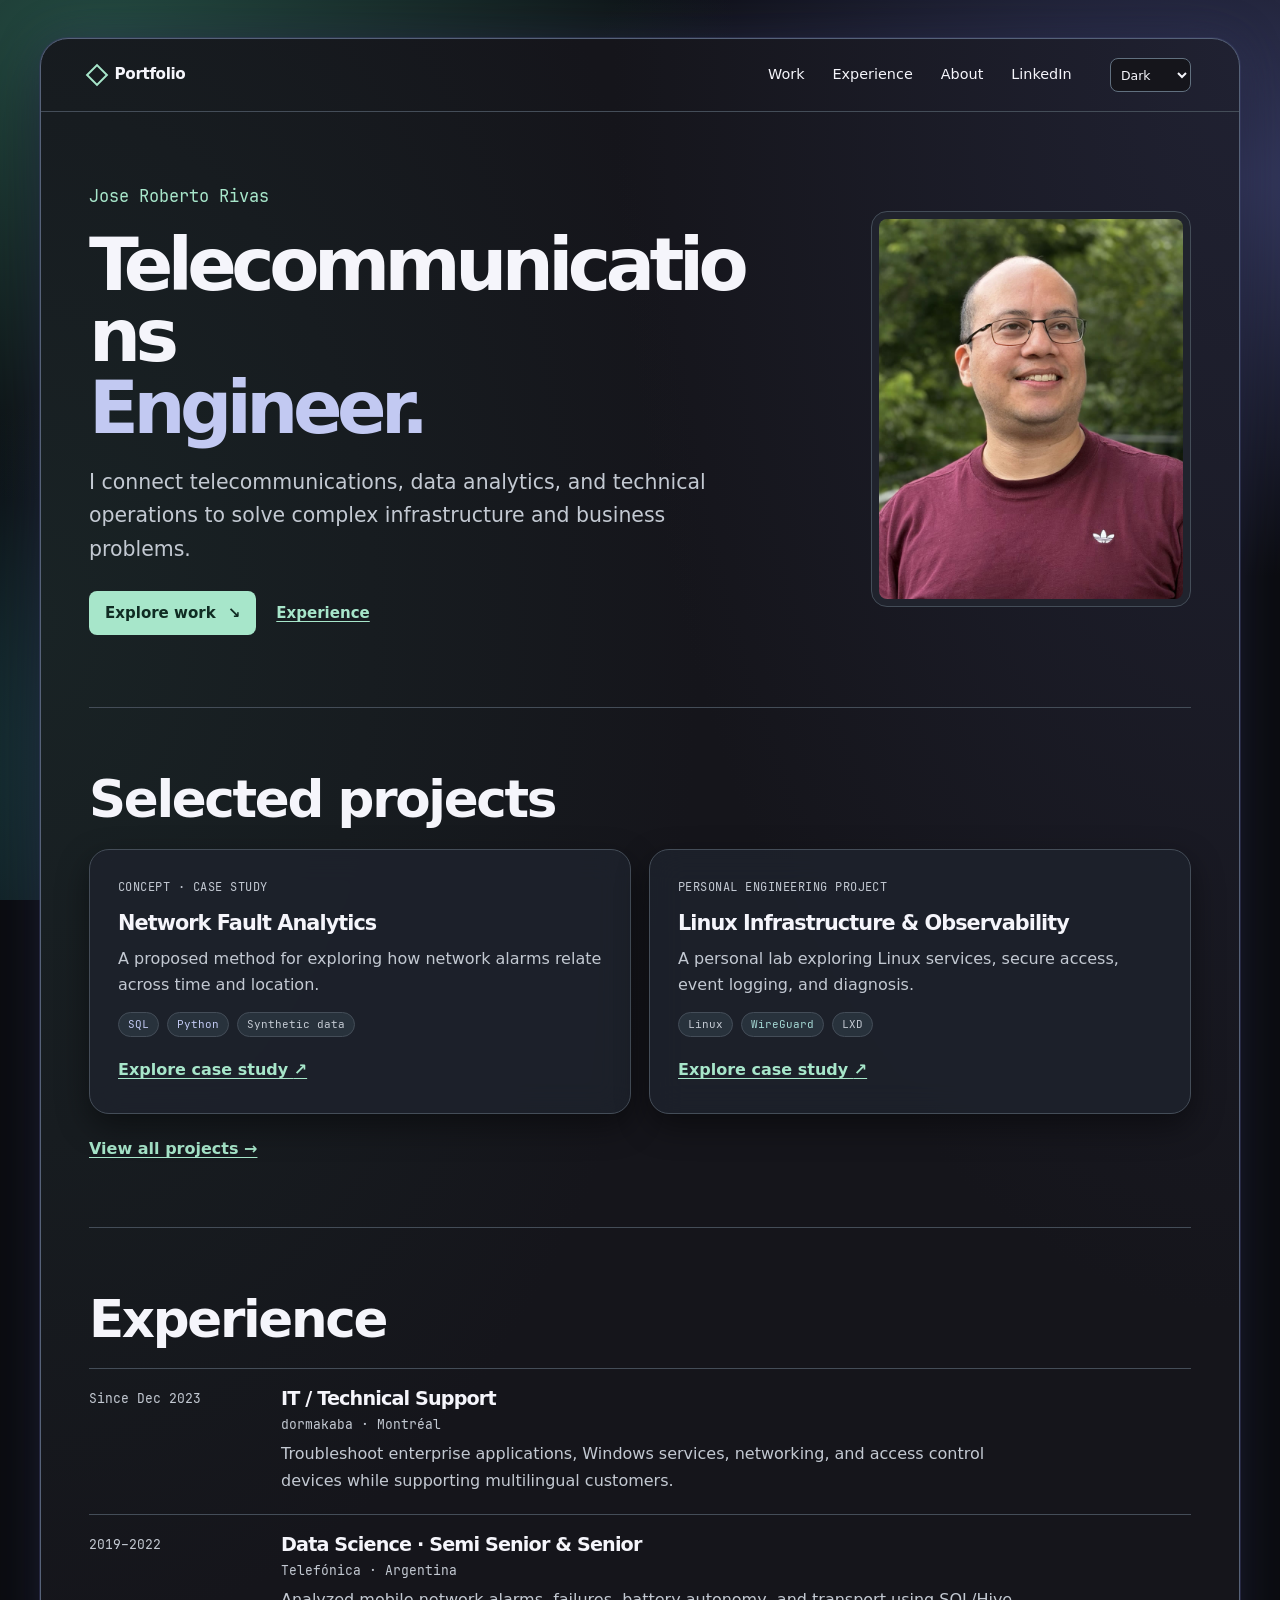
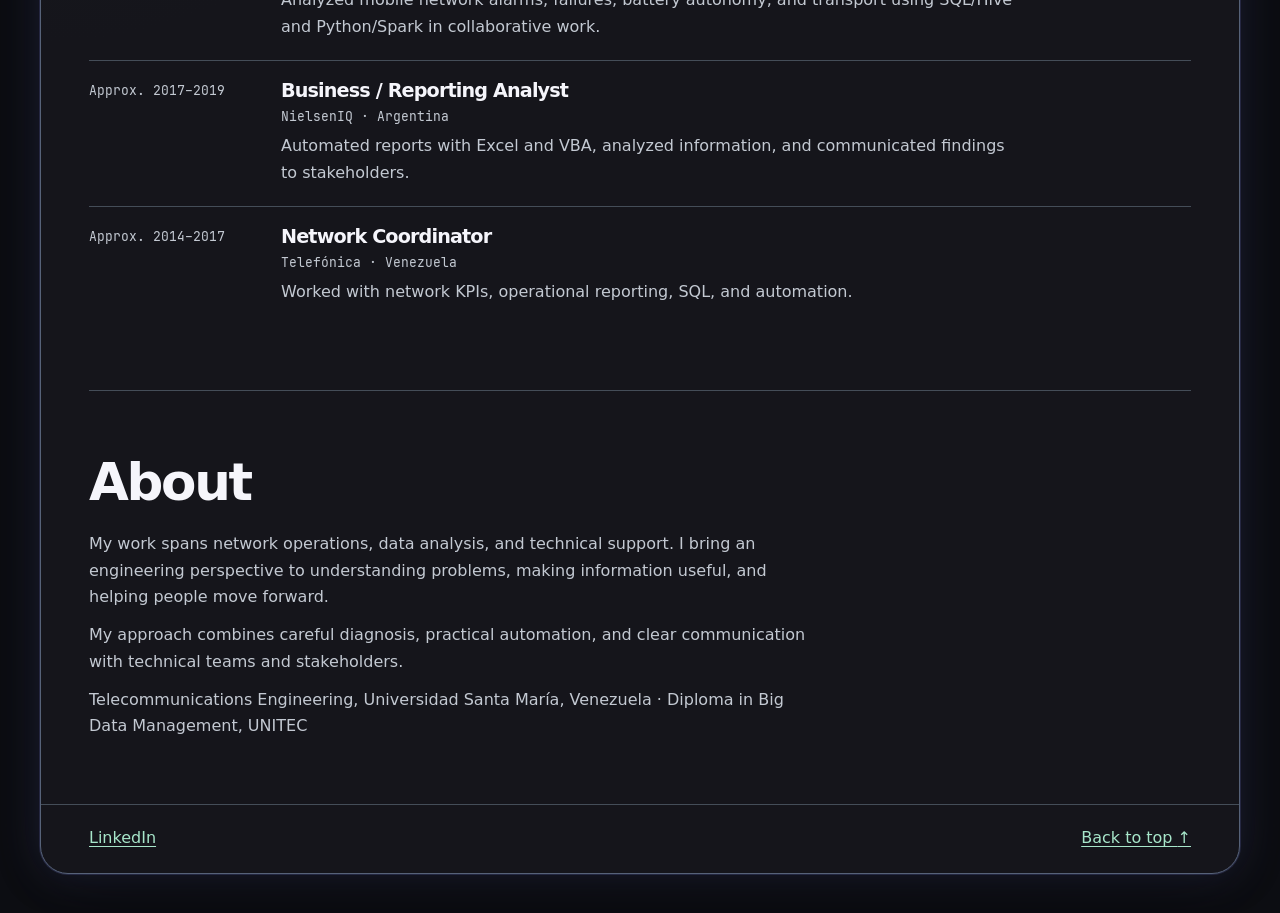
<file: index.html>
<!doctype html>
<html lang="en">
<head>
  <meta charset="utf-8">
  <meta name="viewport" content="width=device-width, initial-scale=1">
  <title>Jose Roberto Rivas | Telecommunications Engineer</title>
  <meta name="description" content="I connect telecommunications, data analytics, and technical operations to solve complex infrastructure and business problems.">
  <link rel="icon" href="data:,">
  <script src="assets/js/main.js"></script>
  <link rel="stylesheet" href="assets/css/signal.css">
</head>
<body>
  <a class="skip" href="#main">Skip to content</a>
  <div class="site-frame">
    <header class="site-header" id="top">
      <div class="wrap masthead">
        <a class="wordmark" href="index.html" aria-current="page">Portfolio</a>
        <nav class="site-nav" aria-label="Main navigation">
          <a href="#work">Work</a>
          <a href="#experience">Experience</a>
          <a href="#about">About</a>
          <a href="https://www.linkedin.com/in/jrrivasvivas">LinkedIn</a>
        </nav>
        <div class="theme-control" hidden>
          <select aria-label="Appearance" data-theme-select>
            <option value="dark">Dark</option>
            <option value="light">Light</option>
            <option value="system">System</option>
          </select>
        </div>
      </div>
    </header>
    <main id="main" tabindex="-1">
      <div class="wrap">
        <section class="hero" aria-labelledby="role">
          <div>
            <p class="hero-name mono">Jose Roberto Rivas</p>
            <h1 id="role">Telecommunications <span>Engineer.</span></h1>
            <p class="lead">I connect telecommunications, data analytics, and technical operations to solve complex infrastructure and business problems.</p>
            <div class="actions">
              <a class="button" href="#work">Explore work <span aria-hidden="true">↘</span></a>
              <a class="secondary" href="#experience">Experience</a>
            </div>
          </div>
          <figure class="portrait">
            <img src="assets/images/jose-roberto-rivas.jpg" width="800" height="1000"
              alt="Portrait of Jose Roberto Rivas" fetchpriority="high">
          </figure>
        </section>
        <section class="section" id="work" aria-labelledby="selected-projects">
          <div class="section-head">
            <h2 id="selected-projects">
              Selected projects
            </h2>
          </div>
          <div class="project-grid">
            <article class="card">
              <div class="label">
                Concept · Case study
              </div>
              <h3>
                Network Fault Analytics
              </h3>
              <p>
                A proposed method for exploring how network alarms relate across time and location.
              </p>
              <div class="tag-row">
                <span class="tag tag-indigo">
                  SQL
                </span>
                <span class="tag tag-indigo">
                  Python
                </span>
                <span class="tag">
                  Synthetic data
                </span>
              </div>
              <a class="card-link" href="projects/network-analytics.html" aria-label="Explore case study: Network Fault Analytics">
                Explore case study
                <span aria-hidden="true">
                  ↗
                </span>
              </a>
            </article>
            <article class="card">
              <div class="label">
                Personal engineering project
              </div>
              <h3>
                Linux Infrastructure &amp; Observability
              </h3>
              <p>
                A personal lab exploring Linux services, secure access, event logging, and diagnosis.
              </p>
              <div class="tag-row">
                <span class="tag">
                  Linux
                </span>
                <span class="tag tag-teal">
                  WireGuard
                </span>
                <span class="tag">
                  LXD
                </span>
              </div>
              <a class="card-link" href="projects/infrastructure-observability.html" aria-label="Explore case study: Linux Infrastructure &amp; Observability">
                Explore case study
                <span aria-hidden="true">
                  ↗
                </span>
              </a>
            </article>
          </div>
          <a class="section-action" href="projects/">
            View all projects →
          </a>
        </section>
        <section class="section" id="experience">
          <div class="section-heading"><h2>Experience</h2></div>
            <div class="timeline">
              <article class="role">
                <div class="date">
                  Since Dec 2023
                </div>
                <div>
                  <h3>
                    IT / Technical Support
                  </h3>
                  <p class="place">
                    dormakaba · Montréal
                  </p>
                  <p>
                    Troubleshoot enterprise applications, Windows services, networking, and access control devices while supporting multilingual customers.
                  </p>
                </div>
              </article>
              <article class="role">
                <div class="date">
                  2019–2022
                </div>
                <div>
                  <h3>
                    Data Science · Semi Senior &amp; Senior
                  </h3>
                  <p class="place">
                    Telefónica · Argentina
                  </p>
                  <p>
                    Analyzed mobile network alarms, failures, battery autonomy, and transport using SQL/Hive and Python/Spark in collaborative work.
                  </p>
                </div>
              </article>
              <article class="role">
                <div class="date">
                  Approx. 2017–2019
                </div>
                <div>
                  <h3>
                    Business / Reporting Analyst
                  </h3>
                  <p class="place">
                    NielsenIQ · Argentina
                  </p>
                  <p>
                    Automated reports with Excel and VBA, analyzed information, and communicated findings to stakeholders.
                  </p>
                </div>
              </article>
              <article class="role">
                <div class="date">
                  Approx. 2014–2017
                </div>
                <div>
                  <h3>
                    Network Coordinator
                  </h3>
                  <p class="place">
                    Telefónica · Venezuela
                  </p>
                  <p>
                    Worked with network KPIs, operational reporting, SQL, and automation.
                  </p>
                </div>
              </article>
            </div>
        </section>
        <section class="section" id="about">
          <div class="section-heading"><h2>About</h2></div>
          <div class="about-copy">
            <p>
                  My work spans network operations, data analysis, and technical support. I bring an engineering perspective to understanding problems, making information useful, and helping people move forward.
                </p>
                <p>
                  My approach combines careful diagnosis, practical automation, and clear communication with technical teams and stakeholders.
                </p>
                <p>
                  Telecommunications Engineering, Universidad Santa María, Venezuela · Diploma in Big Data Management, UNITEC
                </p>
          </div>
        </section>
      </div>
    </main>
    <footer class="footer">
      <div class="wrap">
        <a href="https://www.linkedin.com/in/jrrivasvivas">LinkedIn</a>
        <a href="#top">Back to top <span aria-hidden="true">↑</span></a>
      </div>
    </footer>
  </div>
</body>
</html>
</file>
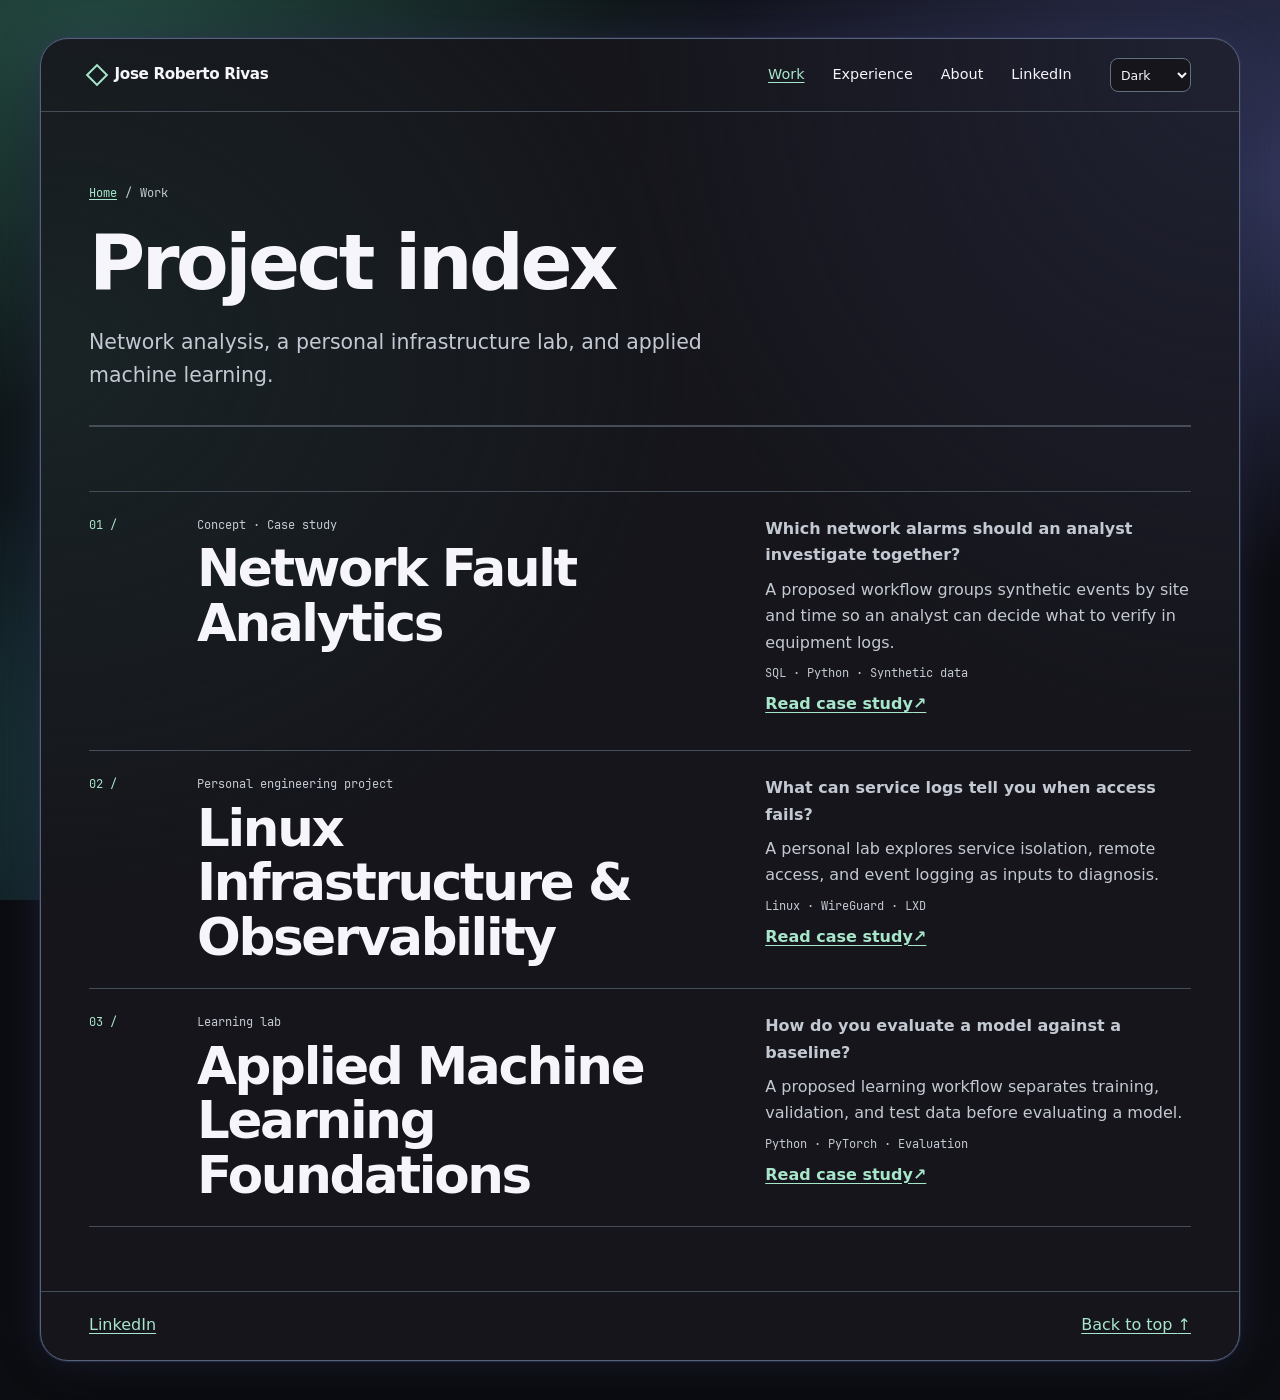
<file: projects/index.html>
<!doctype html>
<html lang="en">
<head>
  <meta charset="utf-8">
  <meta name="viewport" content="width=device-width, initial-scale=1">
  <title>Project index | Jose Roberto Rivas</title>
  <meta name="description" content="Concepts, personal engineering work, and learning labs.">
  <link rel="icon" href="data:,">
  <script src="../assets/js/main.js"></script>
  <link rel="stylesheet" href="../assets/css/signal.css">
</head>
<body>
  <a class="skip" href="#main">Skip to content</a>
  <div class="site-frame">
    <header class="site-header" id="top">
      <div class="wrap masthead">
        <a class="wordmark" href="../index.html">Jose Roberto Rivas</a>
        <nav class="site-nav" aria-label="Main navigation">
          <a href="../projects/" aria-current="page">Work</a>
          <a href="../index.html#experience">Experience</a>
          <a href="../index.html#about">About</a>
          <a href="https://www.linkedin.com/in/jrrivasvivas">LinkedIn</a>
        </nav>
        <div class="theme-control" hidden>
          <select aria-label="Appearance" data-theme-select>
            <option value="dark">Dark</option>
            <option value="light">Light</option>
            <option value="system">System</option>
          </select>
        </div>
      </div>
    </header>
    <main id="main" tabindex="-1">
      <div class="wrap">
        <header class="article-head">
          <nav class="breadcrumb mono" aria-label="Breadcrumb"><a href="../index.html">Home</a><span aria-hidden="true">/</span><span aria-current="page">Work</span></nav>
          <h1>Project index</h1>
          <p class="lead">Network analysis, a personal infrastructure lab, and applied machine learning.</p>
        </header>
        <div class="section">
          <article class="chapter">
            <span class="chapter-number mono" aria-hidden="true">01 /</span>
            <div>
              <span class="chapter-status mono">Concept · Case study</span>
              <h2>Network Fault Analytics</h2>
            </div>
            <div class="chapter-detail">
              <p><strong>Which network alarms should an analyst investigate together?</strong></p>
              <p>A proposed workflow groups synthetic events by site and time so an analyst can decide what to verify in equipment logs.</p>
              <p class="mono">SQL · Python · Synthetic data</p>
              <a href="network-analytics.html" aria-label="Read case study: Network Fault Analytics">Read case study <span aria-hidden="true">↗</span></a>
            </div>
          </article>
          <article class="chapter">
            <span class="chapter-number mono" aria-hidden="true">02 /</span>
            <div>
              <span class="chapter-status mono">Personal engineering project</span>
              <h2>Linux Infrastructure &amp; Observability</h2>
            </div>
            <div class="chapter-detail">
              <p><strong>What can service logs tell you when access fails?</strong></p>
              <p>A personal lab explores service isolation, remote access, and event logging as inputs to diagnosis.</p>
              <p class="mono">Linux · WireGuard · LXD</p>
              <a href="infrastructure-observability.html" aria-label="Read case study: Linux Infrastructure &amp; Observability">Read case study <span aria-hidden="true">↗</span></a>
            </div>
          </article>
          <article class="chapter">
            <span class="chapter-number mono" aria-hidden="true">03 /</span>
            <div>
              <span class="chapter-status mono">Learning lab</span>
              <h2>Applied Machine Learning Foundations</h2>
            </div>
            <div class="chapter-detail">
              <p><strong>How do you evaluate a model against a baseline?</strong></p>
              <p>A proposed learning workflow separates training, validation, and test data before evaluating a model.</p>
              <p class="mono">Python · PyTorch · Evaluation</p>
              <a href="applied-ml.html" aria-label="Read case study: Applied Machine Learning Foundations">Read case study <span aria-hidden="true">↗</span></a>
            </div>
          </article>
        </div>
      </div>
    </main>
    <footer class="footer">
      <div class="wrap">
        <a href="https://www.linkedin.com/in/jrrivasvivas">LinkedIn</a>
        <a href="#top">Back to top <span aria-hidden="true">↑</span></a>
      </div>
    </footer>
  </div>
</body>
</html>
</file>
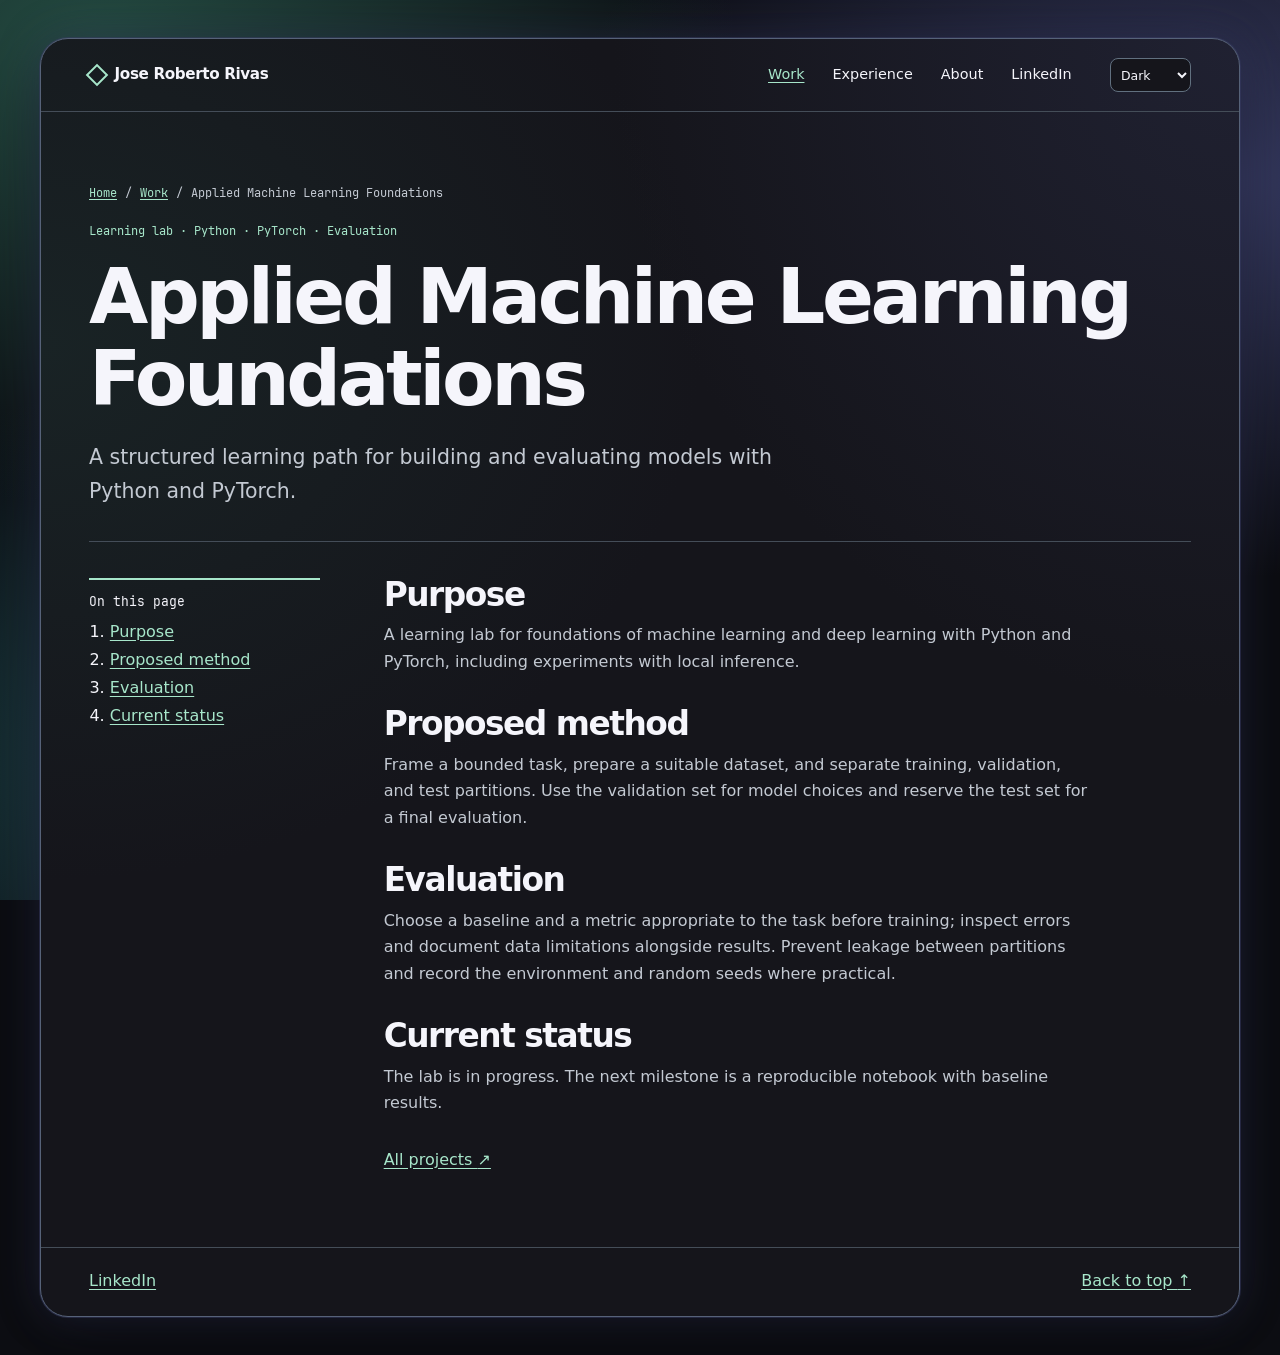
<file: projects/applied-ml.html>
<!doctype html>
<html lang="en">
<head>
  <meta charset="utf-8">
  <meta name="viewport" content="width=device-width, initial-scale=1">
  <title>Applied Machine Learning Foundations | Jose Roberto Rivas</title>
  <meta name="description" content="A structured learning path for building and evaluating models with Python and PyTorch.">
  <link rel="icon" href="data:,">
  <script src="../assets/js/main.js"></script>
  <link rel="stylesheet" href="../assets/css/signal.css">
</head>
<body>
  <a class="skip" href="#main">Skip to content</a>
  <div class="site-frame">
    <header class="site-header" id="top">
      <div class="wrap masthead">
        <a class="wordmark" href="../index.html">Jose Roberto Rivas</a>
        <nav class="site-nav" aria-label="Main navigation">
          <a href="../projects/" aria-current="page">Work</a>
          <a href="../index.html#experience">Experience</a>
          <a href="../index.html#about">About</a>
          <a href="https://www.linkedin.com/in/jrrivasvivas">LinkedIn</a>
        </nav>
        <div class="theme-control" hidden>
          <select aria-label="Appearance" data-theme-select>
            <option value="dark">Dark</option>
            <option value="light">Light</option>
            <option value="system">System</option>
          </select>
        </div>
      </div>
    </header>
    <main id="main" tabindex="-1">
      <div class="wrap">
        <header class="article-head">
          <nav class="breadcrumb mono" aria-label="Breadcrumb">
            <a href="../index.html">Home</a><span aria-hidden="true">/</span><a href="./">Work</a>
            <span aria-hidden="true">/</span><span aria-current="page">Applied Machine Learning Foundations</span>
          </nav>
          <p class="article-status mono">Learning lab · Python · PyTorch · Evaluation</p>
          <h1>Applied Machine Learning Foundations</h1>
          <p class="lead">A structured learning path for building and evaluating models with Python and PyTorch.</p>
        </header>
        <div class="article-grid">
          <nav class="contents" aria-label="On this page">
            <h2>On this page</h2>
            <ol>
              <li><a href="#purpose">Purpose</a></li>
              <li><a href="#proposed-method">Proposed method</a></li>
              <li><a href="#evaluation">Evaluation</a></li>
              <li><a href="#current-status">Current status</a></li>
            </ol>
          </nav>
          <article class="case-copy" aria-label="Applied Machine Learning Foundations case study">
            <section id="purpose">
              <h2>
                Purpose
              </h2>
              <p>
                A learning lab for foundations of machine learning and deep learning with Python and PyTorch, including experiments with local inference.
              </p>
            </section>
            <section id="proposed-method">
              <h2>
                Proposed method
              </h2>
              <p>
                Frame a bounded task, prepare a suitable dataset, and separate training, validation, and test partitions. Use the validation set for model choices and reserve the test set for a final evaluation.
              </p>
            </section>
            <section id="evaluation">
              <h2>
                Evaluation
              </h2>
              <p>
                Choose a baseline and a metric appropriate to the task before training; inspect errors and document data limitations alongside results. Prevent leakage between partitions and record the environment and random seeds where practical.
              </p>
            </section>
            <section id="current-status">
              <h2>
                Current status
              </h2>
              <p>
                The lab is in progress. The next milestone is a reproducible notebook with baseline results.
              </p>
            </section>
            <a class="case-return" href="./">All projects <span aria-hidden="true">↗</span></a>
          </article>
        </div>
      </div>
    </main>
    <footer class="footer">
      <div class="wrap">
        <a href="https://www.linkedin.com/in/jrrivasvivas">LinkedIn</a>
        <a href="#top">Back to top <span aria-hidden="true">↑</span></a>
      </div>
    </footer>
  </div>
</body>
</html>
</file>
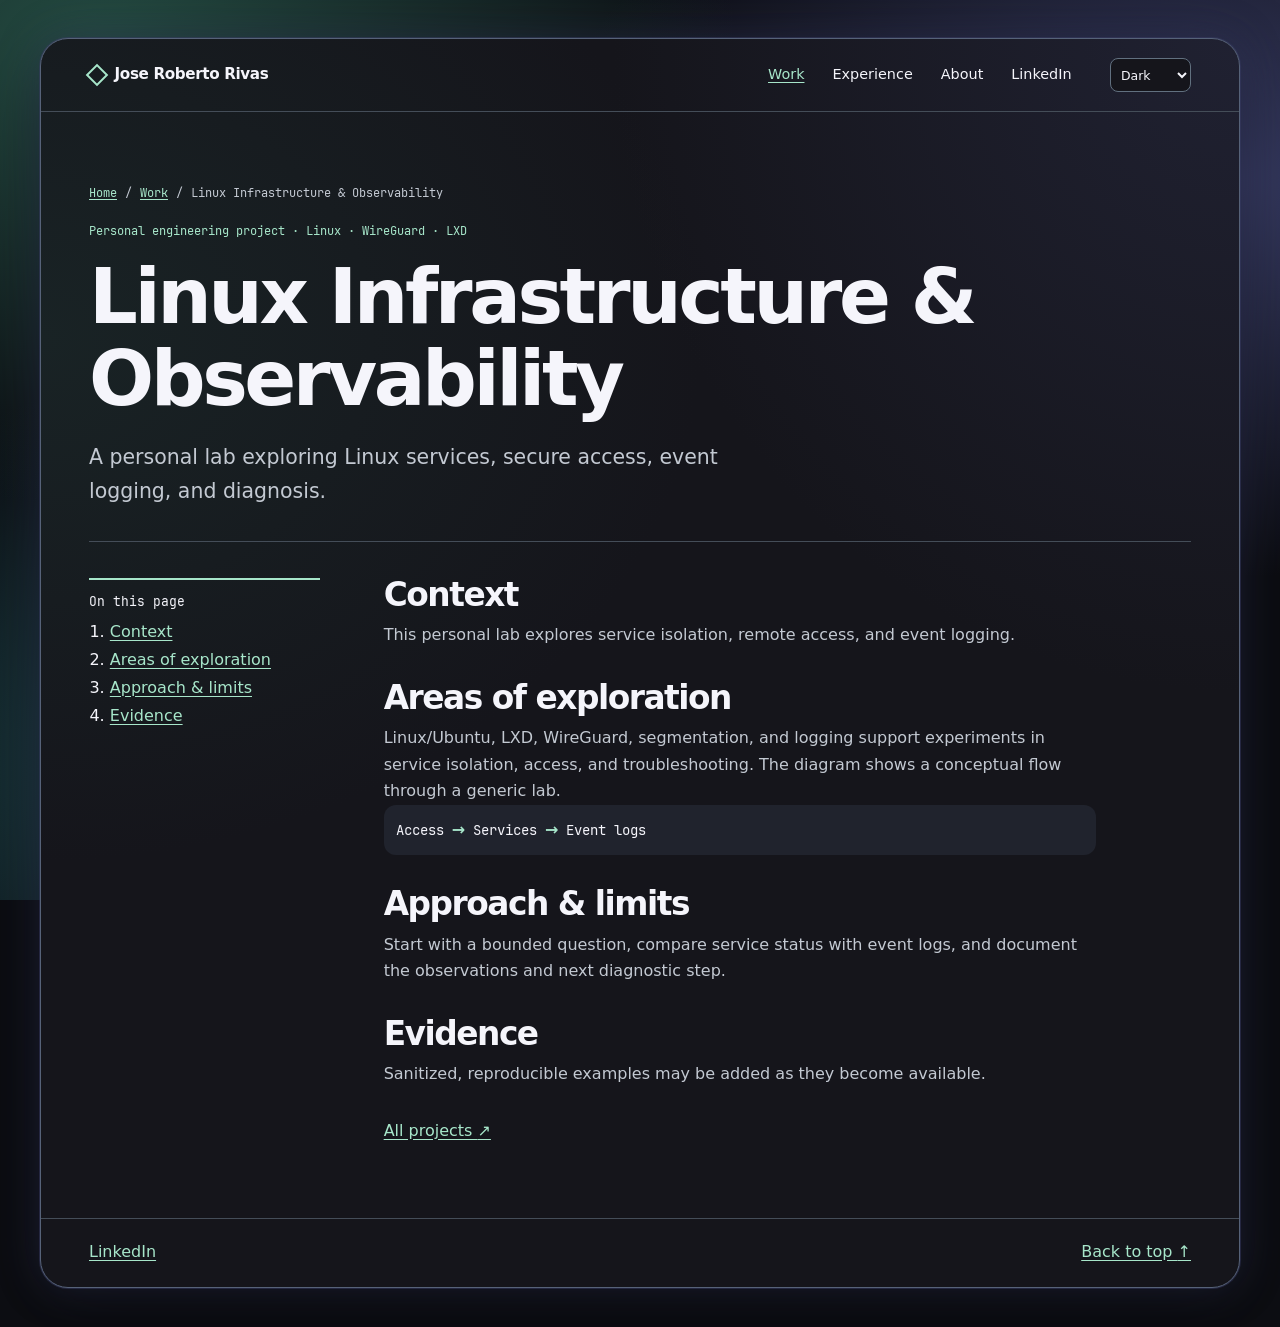
<file: projects/infrastructure-observability.html>
<!doctype html>
<html lang="en">
<head>
  <meta charset="utf-8">
  <meta name="viewport" content="width=device-width, initial-scale=1">
  <title>Linux Infrastructure &amp; Observability | Jose Roberto Rivas</title>
  <meta name="description" content="A personal lab exploring Linux services, secure access, event logging, and diagnosis.">
  <link rel="icon" href="data:,">
  <script src="../assets/js/main.js"></script>
  <link rel="stylesheet" href="../assets/css/signal.css">
</head>
<body>
  <a class="skip" href="#main">Skip to content</a>
  <div class="site-frame">
    <header class="site-header" id="top">
      <div class="wrap masthead">
        <a class="wordmark" href="../index.html">Jose Roberto Rivas</a>
        <nav class="site-nav" aria-label="Main navigation">
          <a href="../projects/" aria-current="page">Work</a>
          <a href="../index.html#experience">Experience</a>
          <a href="../index.html#about">About</a>
          <a href="https://www.linkedin.com/in/jrrivasvivas">LinkedIn</a>
        </nav>
        <div class="theme-control" hidden>
          <select aria-label="Appearance" data-theme-select>
            <option value="dark">Dark</option>
            <option value="light">Light</option>
            <option value="system">System</option>
          </select>
        </div>
      </div>
    </header>
    <main id="main" tabindex="-1">
      <div class="wrap">
        <header class="article-head">
          <nav class="breadcrumb mono" aria-label="Breadcrumb">
            <a href="../index.html">Home</a><span aria-hidden="true">/</span><a href="./">Work</a>
            <span aria-hidden="true">/</span><span aria-current="page">Linux Infrastructure &amp; Observability</span>
          </nav>
          <p class="article-status mono">Personal engineering project · Linux · WireGuard · LXD</p>
          <h1>Linux Infrastructure &amp; Observability</h1>
          <p class="lead">A personal lab exploring Linux services, secure access, event logging, and diagnosis.</p>
        </header>
        <div class="article-grid">
          <nav class="contents" aria-label="On this page">
            <h2>On this page</h2>
            <ol>
              <li><a href="#context">Context</a></li>
              <li><a href="#areas-of-exploration">Areas of exploration</a></li>
              <li><a href="#approach-limits">Approach &amp; limits</a></li>
              <li><a href="#evidence">Evidence</a></li>
            </ol>
          </nav>
          <article class="case-copy" aria-label="Linux Infrastructure &amp; Observability case study">
            <section id="context">
              <h2>
                Context
              </h2>
              <p>
                This personal lab explores service isolation, remote access, and event logging.
              </p>
            </section>
            <section id="areas-of-exploration">
              <h2>
                Areas of exploration
              </h2>
              <p>
                Linux/Ubuntu, LXD, WireGuard, segmentation, and logging support experiments in service isolation, access, and troubleshooting. The diagram shows a conceptual flow through a generic lab.
              </p>
              <div class="concept">
                <span>
                  Access
                </span>
                <b aria-hidden="true">
                  →
                </b>
                <span>
                  Services
                </span>
                <b aria-hidden="true">
                  →
                </b>
                <span>
                  Event logs
                </span>
              </div>
            </section>
            <section id="approach-limits">
              <h2>
                Approach &amp; limits
              </h2>
              <p>
                Start with a bounded question, compare service status with event logs, and document the observations and next diagnostic step.
              </p>
            </section>
            <section id="evidence">
              <h2>
                Evidence
              </h2>
              <p>
                Sanitized, reproducible examples may be added as they become available.
              </p>
            </section>
            <a class="case-return" href="./">All projects <span aria-hidden="true">↗</span></a>
          </article>
        </div>
      </div>
    </main>
    <footer class="footer">
      <div class="wrap">
        <a href="https://www.linkedin.com/in/jrrivasvivas">LinkedIn</a>
        <a href="#top">Back to top <span aria-hidden="true">↑</span></a>
      </div>
    </footer>
  </div>
</body>
</html>
</file>
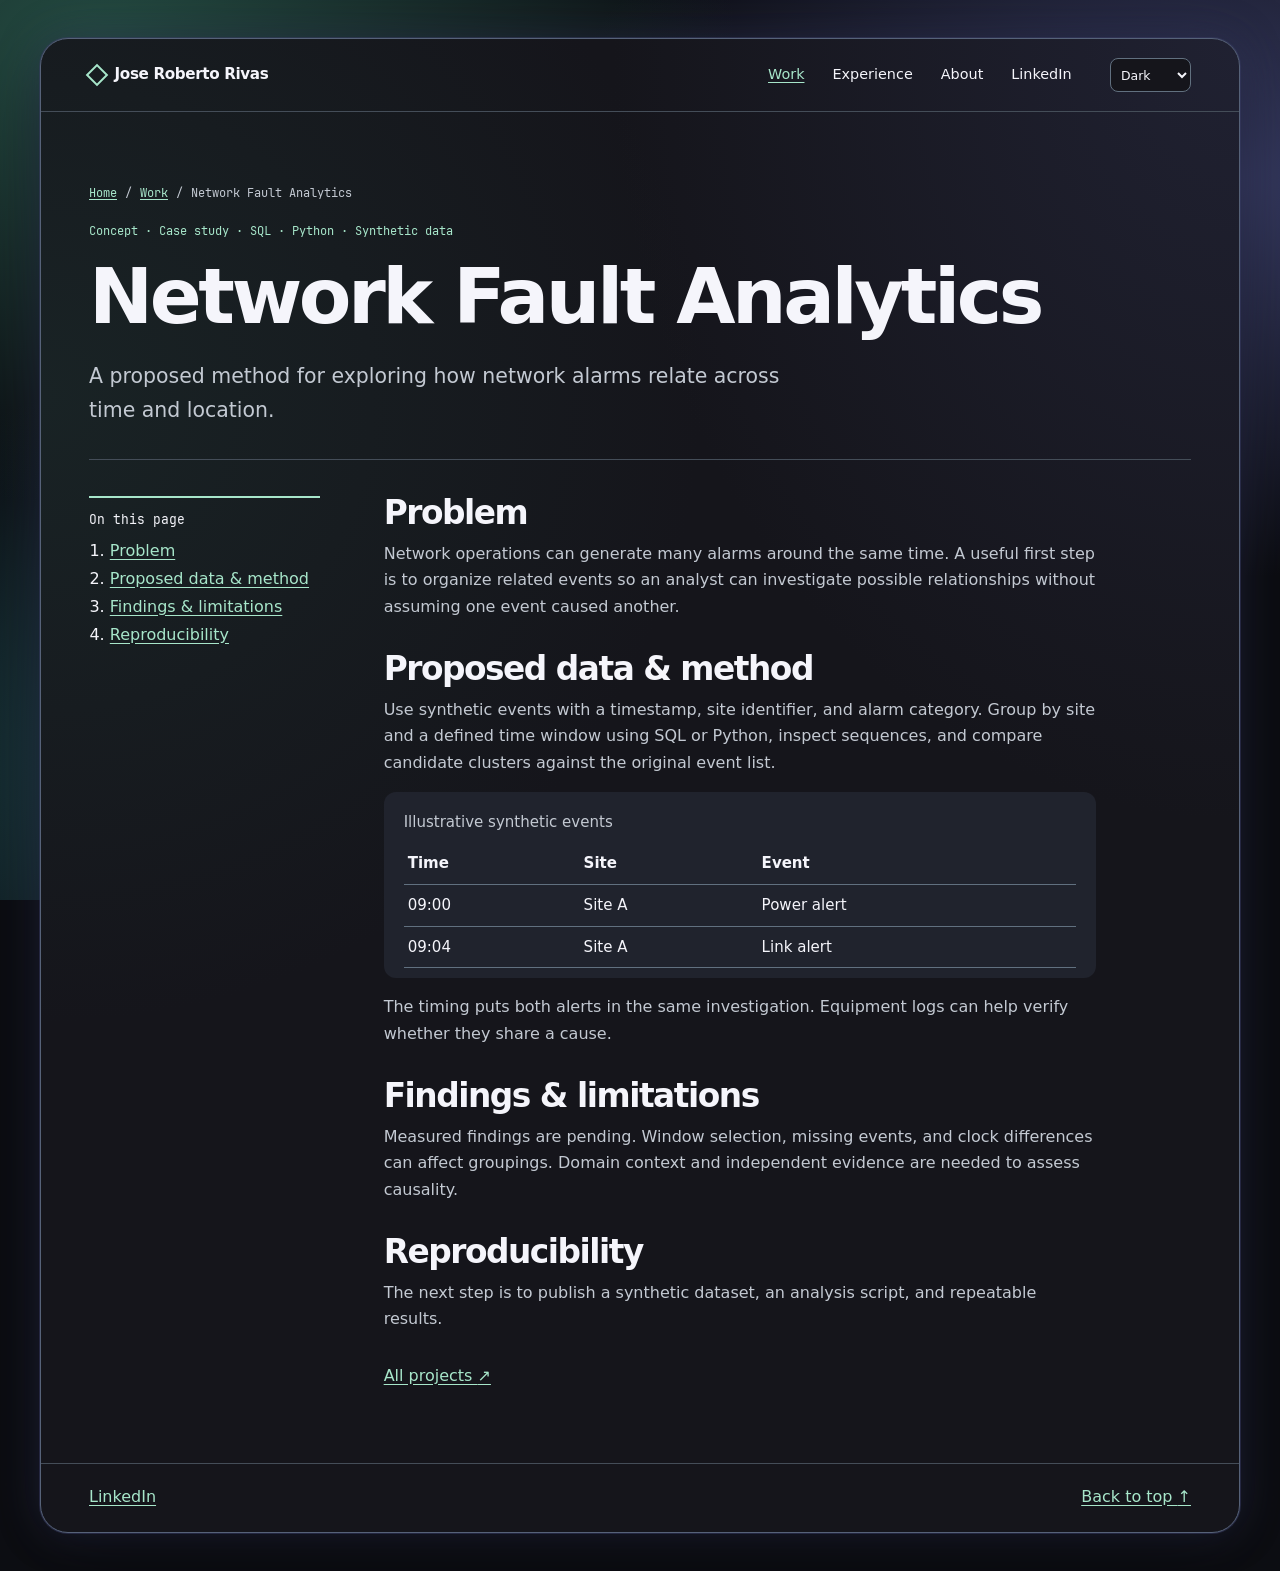
<file: projects/network-analytics.html>
<!doctype html>
<html lang="en">
<head>
  <meta charset="utf-8">
  <meta name="viewport" content="width=device-width, initial-scale=1">
  <title>Network Fault Analytics | Jose Roberto Rivas</title>
  <meta name="description" content="A proposed method for exploring how network alarms relate across time and location.">
  <link rel="icon" href="data:,">
  <script src="../assets/js/main.js"></script>
  <link rel="stylesheet" href="../assets/css/signal.css">
</head>
<body>
  <a class="skip" href="#main">Skip to content</a>
  <div class="site-frame">
    <header class="site-header" id="top">
      <div class="wrap masthead">
        <a class="wordmark" href="../index.html">Jose Roberto Rivas</a>
        <nav class="site-nav" aria-label="Main navigation">
          <a href="../projects/" aria-current="page">Work</a>
          <a href="../index.html#experience">Experience</a>
          <a href="../index.html#about">About</a>
          <a href="https://www.linkedin.com/in/jrrivasvivas">LinkedIn</a>
        </nav>
        <div class="theme-control" hidden>
          <select aria-label="Appearance" data-theme-select>
            <option value="dark">Dark</option>
            <option value="light">Light</option>
            <option value="system">System</option>
          </select>
        </div>
      </div>
    </header>
    <main id="main" tabindex="-1">
      <div class="wrap">
        <header class="article-head">
          <nav class="breadcrumb mono" aria-label="Breadcrumb">
            <a href="../index.html">Home</a><span aria-hidden="true">/</span><a href="./">Work</a>
            <span aria-hidden="true">/</span><span aria-current="page">Network Fault Analytics</span>
          </nav>
          <p class="article-status mono">Concept · Case study · SQL · Python · Synthetic data</p>
          <h1>Network Fault Analytics</h1>
          <p class="lead">A proposed method for exploring how network alarms relate across time and location.</p>
        </header>
        <div class="article-grid">
          <nav class="contents" aria-label="On this page">
            <h2>On this page</h2>
            <ol>
              <li><a href="#problem">Problem</a></li>
              <li><a href="#proposed-data-method">Proposed data &amp; method</a></li>
              <li><a href="#findings-limitations">Findings &amp; limitations</a></li>
              <li><a href="#reproducibility">Reproducibility</a></li>
            </ol>
          </nav>
          <article class="case-copy" aria-label="Network Fault Analytics case study">
            <section id="problem">
              <h2>
                Problem
              </h2>
              <p>
                Network operations can generate many alarms around the same time. A useful first step is to organize related events so an analyst can investigate possible relationships without assuming one event caused another.
              </p>
            </section>
            <section id="proposed-data-method">
              <h2>
                Proposed data &amp; method
              </h2>
              <p>
                Use synthetic events with a timestamp, site identifier, and alarm category. Group by site and a defined time window using SQL or Python, inspect sequences, and compare candidate clusters against the original event list.
              </p>
              <div class="example">
                <table>
                  <caption>
                    Illustrative synthetic events
                  </caption>
                  <thead>
                    <tr>
                      <th scope="col">
                        Time
                      </th>
                      <th scope="col">
                        Site
                      </th>
                      <th scope="col">
                        Event
                      </th>
                    </tr>
                  </thead>
                  <tbody>
                    <tr>
                      <td>
                        09:00
                      </td>
                      <td>
                        Site A
                      </td>
                      <td>
                        Power alert
                      </td>
                    </tr>
                    <tr>
                      <td>
                        09:04
                      </td>
                      <td>
                        Site A
                      </td>
                      <td>
                        Link alert
                      </td>
                    </tr>
                  </tbody>
                </table>
              </div>
              <p>
                The timing puts both alerts in the same investigation. Equipment logs can help verify whether they share a cause.
              </p>
            </section>
            <section id="findings-limitations">
              <h2>
                Findings &amp; limitations
              </h2>
              <p>
                Measured findings are pending. Window selection, missing events, and clock differences can affect groupings. Domain context and independent evidence are needed to assess causality.
              </p>
            </section>
            <section id="reproducibility">
              <h2>
                Reproducibility
              </h2>
              <p>
                The next step is to publish a synthetic dataset, an analysis script, and repeatable results.
              </p>
            </section>
            <a class="case-return" href="./">All projects <span aria-hidden="true">↗</span></a>
          </article>
        </div>
      </div>
    </main>
    <footer class="footer">
      <div class="wrap">
        <a href="https://www.linkedin.com/in/jrrivasvivas">LinkedIn</a>
        <a href="#top">Back to top <span aria-hidden="true">↑</span></a>
      </div>
    </footer>
  </div>
</body>
</html>
</file>
<file: assets/css/signal.css>
@font-face {
  font-family: 'JetBrains Mono';
  src: url('../fonts/JetBrainsMono-Regular.woff2') format('woff2');
  font-weight: 400;
  font-display: swap;
}

/* Ghostty Editorial Window palette, mapped to SIGNAL's editorial components. */
:root {
  color-scheme: dark;
  --canvas: #0d0e13;
  --bg: #15151b;
  --glow-mint: #254d43;
  --glow-lavender: #383c64;
  --glow-teal: #204b50;
  --frame-shadow: rgb(0 0 0 / .44);
  --frame-rim: #566278;
  --card-glass: rgb(30 34 45 / .86);
  --tag-surface: #28323c;
  --tag-teal: #a4d7d3;
  --surface: #20232d;
  --text: #f5f5fb;
  --muted: #c3c9d2;
  --line: #444d58;
  --figure-line: #61707f;
  --accent: #a7e6ca;
  --title-accent: #c2c9f2;
  --button: #a7e6ca;
  --button-text: #102c23;
  --button-hover: #c0efdb;
  --mono: 'JetBrains Mono', ui-monospace, monospace;
}

:root[data-theme='light'] {
  color-scheme: light;
  --canvas: #e8edf1;
  --bg: #f7f9f9;
  --glow-mint: #c9e9df;
  --glow-lavender: #d7d9ef;
  --glow-teal: #c7e4e7;
  --frame-shadow: rgb(31 54 60 / .16);
  --frame-rim: #a8b6be;
  --card-glass: rgb(255 255 255 / .8);
  --tag-surface: #e7eeef;
  --tag-teal: #155d63;
  --surface: #e7eeef;
  --text: #18252b;
  --muted: #42545d;
  --line: #c7d1d2;
  --figure-line: #74878e;
  --accent: #126249;
  --title-accent: #424e91;
}

@media (prefers-color-scheme: light) {
  :root[data-theme='system'] {
    color-scheme: light;
    --canvas: #e8edf1;
    --bg: #f7f9f9;
    --glow-mint: #c9e9df;
    --glow-lavender: #d7d9ef;
    --glow-teal: #c7e4e7;
    --frame-shadow: rgb(31 54 60 / .16);
    --frame-rim: #a8b6be;
    --card-glass: rgb(255 255 255 / .8);
    --tag-surface: #e7eeef;
    --tag-teal: #155d63;
    --surface: #e7eeef;
    --text: #18252b;
    --muted: #42545d;
    --line: #c7d1d2;
    --figure-line: #74878e;
    --accent: #126249;
    --title-accent: #424e91;
  }
}

* { box-sizing: border-box; }
html { scroll-padding-top: 1rem; }
body {
  margin: 0;
  background:
    radial-gradient(ellipse at 8% 5%, var(--glow-mint), transparent 38%),
    radial-gradient(ellipse at 95% 20%, var(--glow-lavender), transparent 39%),
    radial-gradient(ellipse at 20% 85%, var(--glow-teal), transparent 37%),
    var(--canvas);
  background-attachment: fixed;
  color: var(--text);
  font: 1rem/1.65 system-ui, sans-serif;
}
[hidden] { display: none !important; }
h1, h2, h3, p, figure, dl, dd { margin: 0; }
h1, h2, h3 { line-height: 1.06; letter-spacing: -.045em; }
h2 { font-size: clamp(1.9rem, 4.3cqi, 3.25rem); }
h3 { font-size: clamp(1.25rem, 2.7cqi, 2rem); }
a { color: var(--accent); text-underline-offset: .2em; }
a:focus-visible, select:focus-visible {
  outline: 2px solid var(--accent);
  outline-offset: 4px;
}
.site-frame {
  width: min(1200px, calc(100% - 64px));
  container-type: inline-size;
  margin: clamp(20px, 3vw, 44px) auto;
  border: 1px solid var(--frame-rim);
  border-radius: 28px;
  background: var(--bg);
  background:
    radial-gradient(ellipse at 100% 0%, color-mix(in srgb, var(--glow-lavender) 31%, var(--bg)), transparent 37%),
    radial-gradient(ellipse at 0% 24%, color-mix(in srgb, var(--glow-mint) 25%, var(--bg)), transparent 39%),
    var(--bg);
  box-shadow:
    0 0 0 1px color-mix(in srgb, var(--glow-lavender) 50%, transparent),
    0 0 42px color-mix(in srgb, var(--glow-lavender) 42%, transparent),
    0 22px 76px var(--frame-shadow);
}
.wrap { width: calc(100% - 96px); margin-inline: auto; }
.skip {
  position: absolute;
  z-index: 2;
  top: .75rem;
  left: .75rem;
  transform: translateY(-180%);
  padding: .55rem .85rem;
  background: var(--surface);
}
.skip:focus { transform: none; }
.mono { font: .76rem/1.5 var(--mono); }
.site-header { border-bottom: 1px solid var(--line); }
.masthead {
  display: grid;
  grid-template-columns: 1fr auto auto;
  align-items: center;
  gap: clamp(12px, 3vw, 42px);
  min-height: 72px;
}
.wordmark {
  justify-self: start;
  display: inline-flex;
  gap: .6rem;
  align-items: center;
  min-height: 44px;
  color: var(--text);
  font-size: .95rem;
  font-weight: 690;
  letter-spacing: -.025em;
  text-decoration: none;
}
.wordmark::before {
  content: '';
  width: 12px;
  height: 12px;
  border: 2px solid var(--accent);
  transform: rotate(45deg);
}
.site-nav { display: flex; gap: clamp(8px, 2.5vw, 28px); }
.site-nav a {
  display: inline-grid;
  place-items: center;
  min-height: 44px;
  color: var(--text);
  font-size: .9rem;
  text-decoration: none;
}
.site-nav a:hover, .site-nav a[aria-current] { color: var(--accent); text-decoration: underline; }
.theme-control select {
  min-height: 34px;
  max-width: 100%;
  padding: 4px 6px;
  border: 1px solid var(--figure-line);
  border-radius: 8px;
  color: var(--text);
  background: var(--bg);
  font: .78rem system-ui, sans-serif;
}
.hero {
  display: grid;
  grid-template-columns: minmax(0, 1fr) minmax(248px, .55fr);
  align-items: center;
  gap: clamp(32px, 5cqi, 60px);
  padding-block: clamp(44px, 6cqi, 72px);
}
.hero h1 {
  font-size: clamp(2.65rem, 5.6vw, 4.6rem);
  font-size: clamp(2.65rem, 6.1cqi, 4.6rem);
  letter-spacing: -.075em;
  line-height: .98;
  overflow-wrap: anywhere;
}
.hero h1 span { display: block; color: var(--title-accent); }
.hero-name {
  color: var(--accent);
  font-size: clamp(.875rem, 1.3vw, 1.05rem);
  margin-bottom: 20px;
}
.portrait {
  width: min(100%, 320px);
  justify-self: end;
  border: 1px solid var(--line);
  border-radius: 16px;
  padding: 7px;
  background: var(--surface);
}
.portrait img {
  display: block;
  width: 100%;
  height: auto;
  border-radius: 8px;
}
.lead {
  max-width: 54ch;
  color: var(--muted);
  font-size: clamp(1.04rem, 1.75cqi, 1.28rem);
  margin-top: 22px;
}
.actions { display: flex; flex-wrap: wrap; align-items: center; gap: 12px 20px; margin-top: 24px; }
.button, .secondary {
  display: inline-flex;
  align-items: center;
  gap: .75rem;
  min-height: 44px;
  font-size: .94rem;
  font-weight: 650;
}
.button {
  background: var(--button);
  color: var(--button-text);
  border-radius: 8px;
  padding: 8px 16px;
  text-decoration: none;
  transition: background-color 140ms ease;
}
.button:hover { background: var(--button-hover); }
.project-grid {
  display: grid;
  grid-template-columns: repeat(2, minmax(0, 1fr));
  gap: 18px;
}
.card {
  position: relative;
  display: flex;
  flex-direction: column;
  padding: clamp(18px, 2.6cqi, 28px);
  border: 1px solid var(--line);
  border-radius: 20px;
  background: var(--surface);
  box-shadow: 0 12px 32px var(--frame-shadow);
  transition: transform 160ms ease;
}
@supports ((backdrop-filter: blur(16px)) or (-webkit-backdrop-filter: blur(16px))) {
  .card {
    background: var(--card-glass);
    -webkit-backdrop-filter: blur(16px);
    backdrop-filter: blur(16px);
  }
}
.card:hover { transform: translateY(-2px); }
.card:focus-within {
  outline: 2px solid var(--accent);
  outline-offset: 4px;
}
.card .label {
  color: var(--muted);
  font: .75rem/1.5 var(--mono);
  letter-spacing: .04em;
  text-transform: uppercase;
}
.card h3 { margin: 16px 0 12px; font-size: 1.3rem; }
.card p { color: var(--muted); }
.tag-row { display: flex; flex-wrap: wrap; gap: 8px; margin: 14px 0 12px; }
.tag {
  padding: 3px 9px;
  border: 1px solid var(--line);
  border-radius: 999px;
  background: var(--tag-surface);
  color: var(--muted);
  font: .7rem/1.5 var(--mono);
}
.tag-indigo { color: var(--title-accent); }
.tag-teal { color: var(--tag-teal); }
.card-link {
  align-self: flex-start;
  margin-top: auto;
  padding-top: 8px;
  min-height: 36px;
  font-weight: 650;
}
.card-link::after { content: ''; position: absolute; inset: 0; border-radius: 20px; }
.card-link:focus-visible { outline: none; }
.section-action { display: inline-block; margin-top: 22px; font-weight: 650; }
#work h2 { margin-bottom: 22px; }
@media (prefers-reduced-transparency: reduce), (prefers-contrast: more) {
  .site-frame { background: var(--bg); }
  .card {
    background: var(--surface);
    -webkit-backdrop-filter: none;
    backdrop-filter: none;
  }
}
.section { padding-block: clamp(32px, 5vw, 68px); border-top: 1px solid var(--line); }
.section-heading { display: flex; justify-content: space-between; align-items: end; gap: 8px 20px; flex-wrap: wrap; margin-bottom: 22px; }
.section-heading a { font-weight: 650; }
.chapter {
  display: grid;
  grid-template-columns: 4.5rem minmax(0, 1fr) minmax(0, .8fr);
  gap: clamp(16px, 3vw, 36px);
  align-items: start;
  padding-block: 24px;
  border-top: 1px solid var(--line);
}
.chapter:last-child { border-bottom: 1px solid var(--line); }
.chapter-number { color: var(--accent); }
.chapter-status { display: block; color: var(--muted); margin-bottom: 7px; }
.chapter-detail p { color: var(--muted); }
.chapter-detail p + p { margin-top: 8px; }
.chapter-detail a { display: inline-flex; align-items: center; min-height: 44px; font-weight: 650; }
.role {
  display: grid;
  grid-template-columns: 10rem minmax(0, 1fr);
  gap: .5rem 2rem;
  border-top: 1px solid var(--line);
  padding-block: 20px;
}
.role h3 { font-size: 1.2rem; }
.role .date, .role .place { color: var(--muted); font: .8rem/1.55 var(--mono); }
.role .place { margin-block: 6px; }
.role div > p:last-child, .about-copy { color: var(--muted); max-width: 72ch; }
.about-copy p + p { margin-top: 12px; }
.footer {
  border-top: 1px solid var(--line);
  padding-block: 20px;
}
.footer .wrap { display: flex; justify-content: space-between; gap: 8px 16px; flex-wrap: wrap; }
.footer a { min-height: 28px; }
.article-head { padding-block: clamp(32px, 6vw, 72px) 32px; border-bottom: 1px solid var(--line); }
.article-head h1 {
  max-width: 20ch;
  margin-top: 16px;
  font-size: clamp(2.35rem, 6.4cqi, 5.1rem);
  overflow-wrap: anywhere;
}
.breadcrumb {
  display: flex;
  flex-wrap: wrap;
  align-items: center;
  gap: 8px;
  color: var(--muted);
  margin-bottom: 20px;
}
.article-status { color: var(--accent); }
.article-grid {
  display: grid;
  grid-template-columns: minmax(10rem, 1fr) minmax(0, 3.5fr);
  gap: clamp(20px, 5vw, 70px);
  padding-block: 36px 72px;
}
.contents { border-top: 2px solid var(--accent); align-self: start; padding-top: 12px; }
.contents h2 { font: .8rem/1.5 var(--mono); letter-spacing: 0; }
.contents ol { margin: .5rem 0 0; padding-left: 1.3rem; }
.contents a { display: inline-block; min-height: 28px; }
.case-copy { max-width: 70ch; }
.case-copy section + section { margin-top: 32px; }
.case-copy h2 { font-size: clamp(1.42rem, 3cqi, 2.05rem); margin-bottom: 10px; }
.case-copy p { color: var(--muted); }
.case-copy figure { margin: 18px 0; }
.example { margin: 16px 0; padding: 10px clamp(8px, 2vw, 20px); background: var(--surface); border-radius: 12px; }
.example table { border-collapse: collapse; width: 100%; font-size: .94rem; text-align: left; }
.example caption { padding-block: 8px; text-align: left; color: var(--muted); }
.example th, .example td { padding: 8px 4px; border-bottom: 1px solid var(--figure-line); }
.concept { display: flex; flex-wrap: wrap; gap: 8px; align-items: center; padding: 12px; background: var(--surface); border-radius: 12px; }
.concept span { font-family: var(--mono); font-size: .85rem; }
.concept b { color: var(--accent); }
.case-return { display: inline-block; margin-top: 30px; min-height: 28px; }

@media (max-width: 1040px) {
  .wrap { width: calc(100% - 64px); }
  .hero { gap: 30px; }
}

@media (max-width: 820px) {
  .hero { grid-template-columns: minmax(0, 1fr); max-width: 38rem; gap: 28px; padding-block: 44px 48px; }
  .hero h1 { font-size: clamp(1.85rem, 8.5cqi, 3.8rem); }
  .hero-name { margin-bottom: 14px; }
  .portrait { justify-self: start; width: min(72%, 270px); }

  .chapter { grid-template-columns: 2.5rem minmax(0, 1fr); gap: 10px 18px; }
  .chapter-detail { grid-column: 2; }
}

@media (max-width: 700px) {
  .site-frame {
    width: calc(100% - 20px);
    margin-block: 10px;
    border-radius: 22px;
  }
  .wrap { width: calc(100% - 32px); }
  .project-grid { grid-template-columns: minmax(0, 1fr); }
  .masthead { grid-template-columns: 1fr auto; min-height: auto; gap: 0 10px; padding-top: 2px; }
  .site-nav { grid-column: 1 / -1; grid-row: 2; justify-content: space-between; border-top: 1px solid var(--line); }
  .site-nav a { font-size: .84rem; }
  .theme-control { grid-column: 2; grid-row: 1; }
  .article-grid, .role { grid-template-columns: minmax(0, 1fr); }
  .article-grid { padding-block: 28px 52px; }
  .contents ol { display: flex; flex-wrap: wrap; gap: 4px 20px; }
}

@media (prefers-reduced-motion: reduce) {
  *, *::before, *::after { transition: none !important; }
}
</file>
